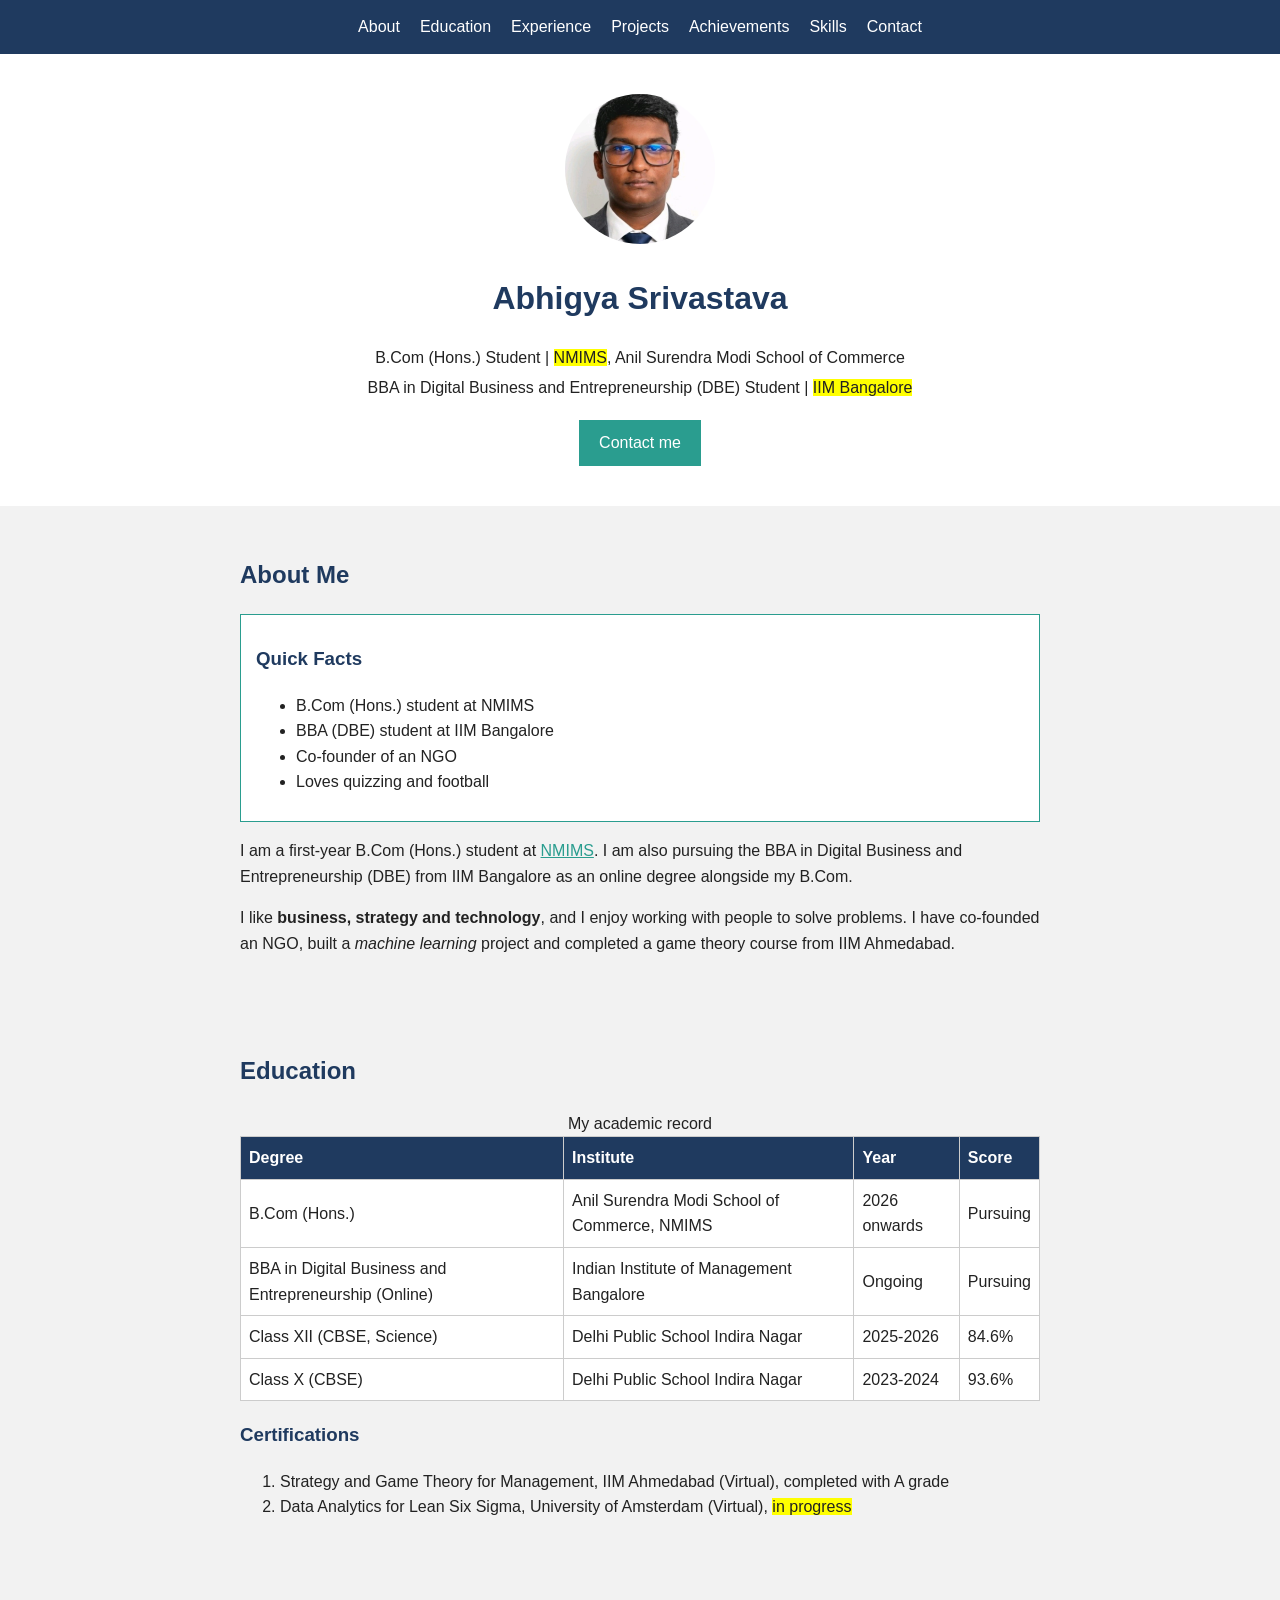
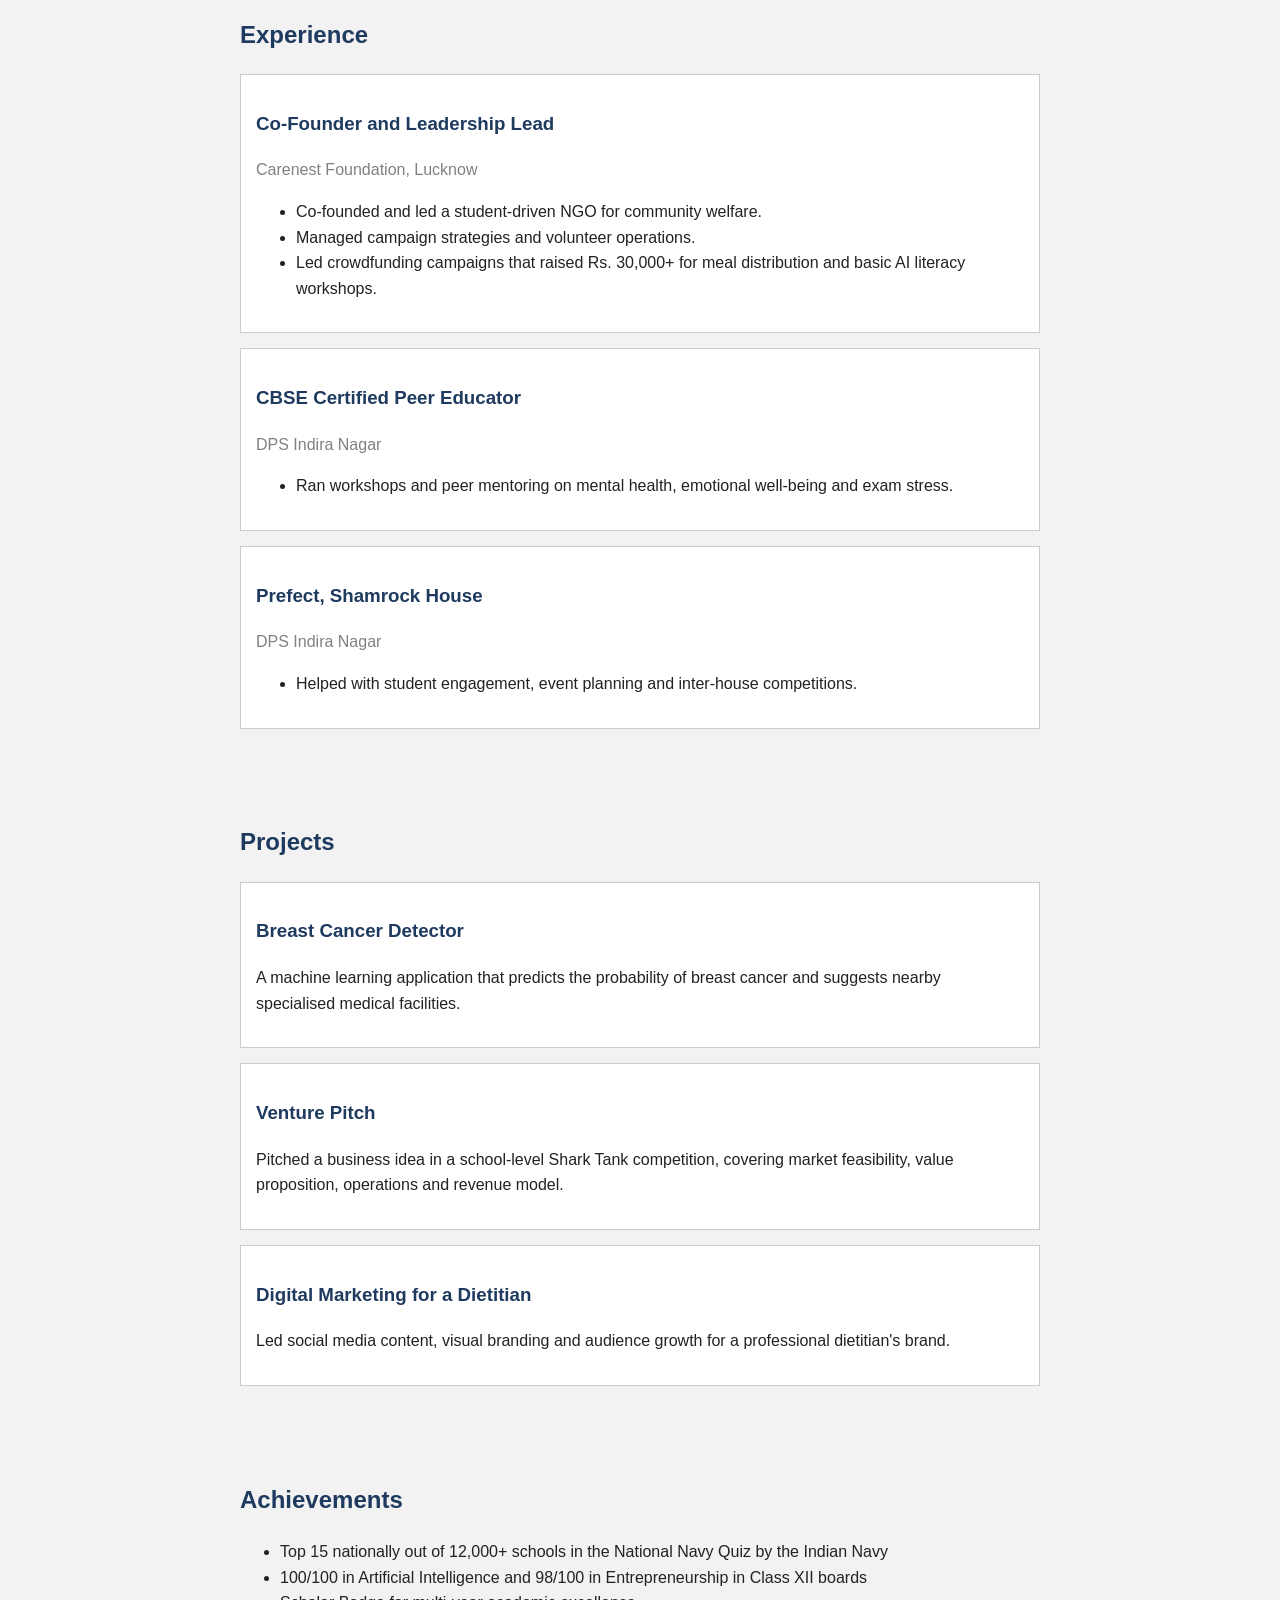
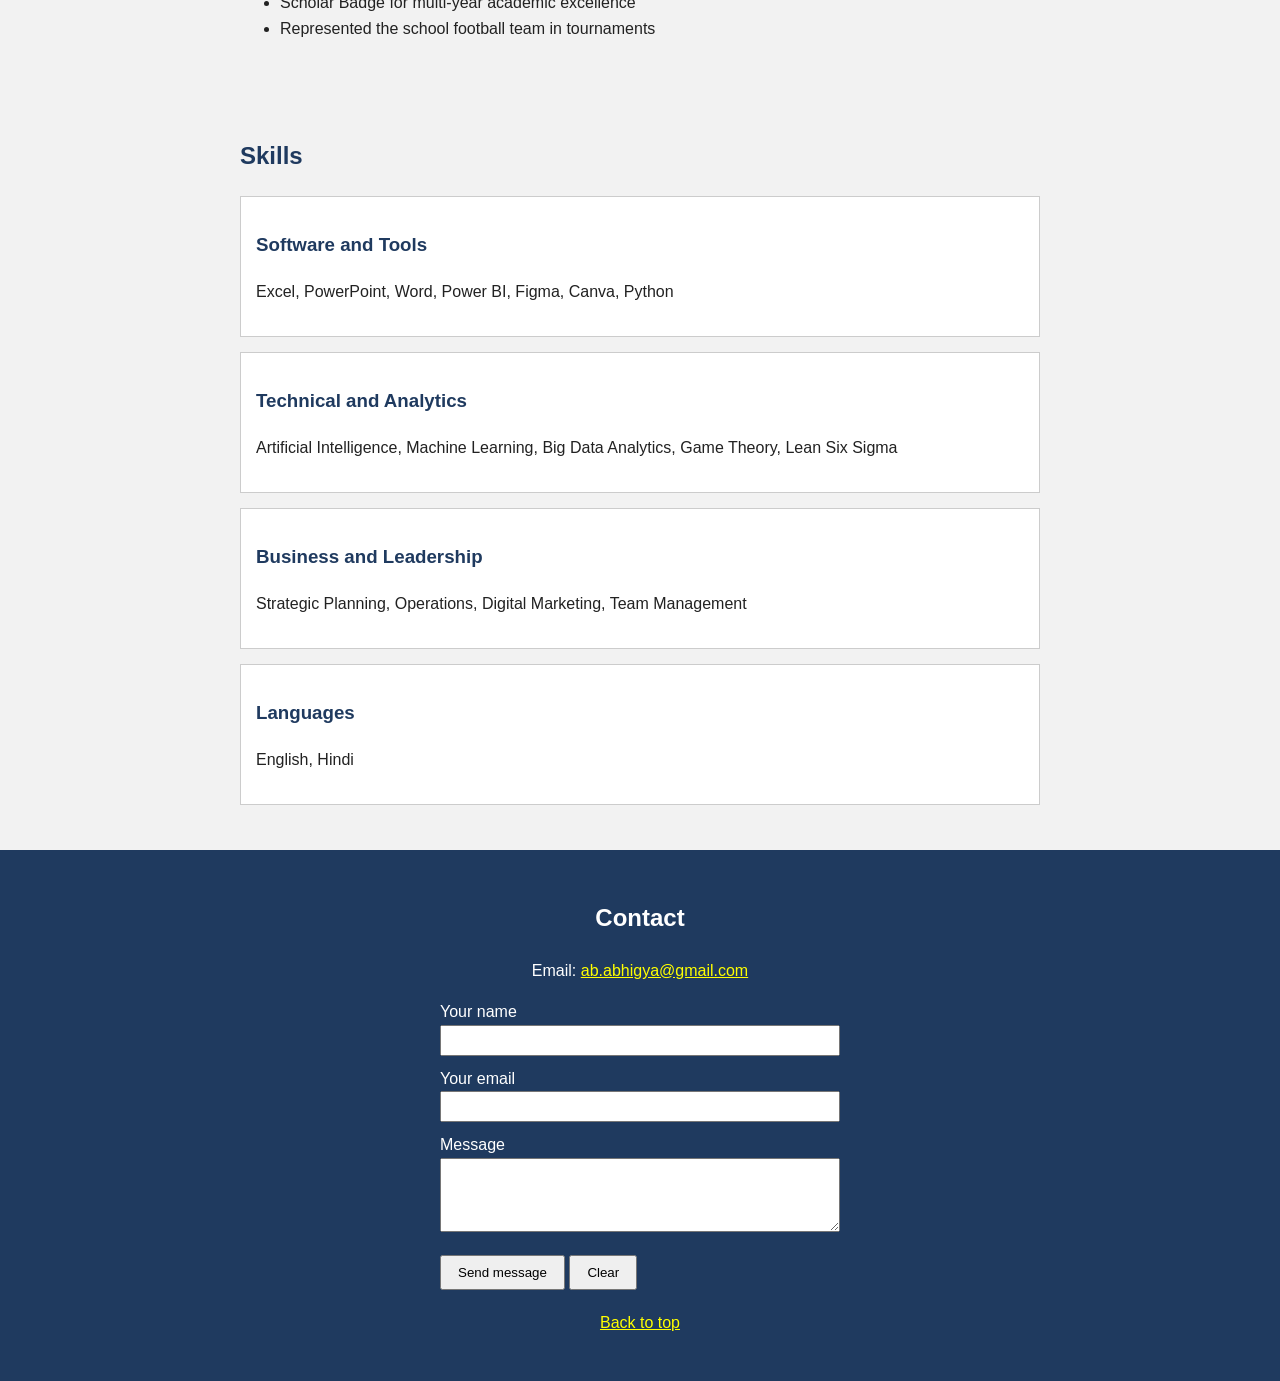
<file: index.html>
<!DOCTYPE html>
<html lang="en">
<head>
  <meta charset="UTF-8">
  <meta name="viewport" content="width=device-width, initial-scale=1">
  <title>Abhigya Srivastava | Resume</title>

  <!-- Link to my CSS file -->
  <link rel="stylesheet" href="style.css">
</head>

<body>

  <!-- Navigation bar -->
  <nav id="navbar">
    <a href="#about">About</a>
    <a href="#education">Education</a>
    <a href="#experience">Experience</a>
    <a href="#projects">Projects</a>
    <a href="#achievements">Achievements</a>
    <a href="#skills">Skills</a>
    <a href="#contact">Contact</a>
  </nav>

  <!-- Top section with photo and name -->
  <header id="top">
    <!-- The photo file must be in the same folder as this file and named photo.png -->
    <img src="photo.png" alt="Photo of Abhigya Srivastava" class="profile-photo">
    <h1>Abhigya Srivastava</h1>
    <p class="tagline">B.Com (Hons.) Student | <span class="highlight">NMIMS</span>, Anil Surendra Modi School of Commerce</p>
    <p class="tagline">BBA in Digital Business and Entrepreneurship (DBE) Student | <span class="highlight">IIM Bangalore</span></p>
    <a href="#contact" class="button">Contact me</a>
  </header>

  <main>

    <!-- About -->
    <section id="about">
      <h2>About Me</h2>

      <div class="facts">
        <h3>Quick Facts</h3>
        <ul>
          <li>B.Com (Hons.) student at NMIMS</li>
          <li>BBA (DBE) student at IIM Bangalore</li>
          <li>Co-founder of an NGO</li>
          <li>Loves quizzing and football</li>
        </ul>
      </div>

      <p>
        I am a first-year B.Com (Hons.) student at
        <a href="https://www.nmims.edu" target="_blank">NMIMS</a>.
        I am also pursuing the BBA in Digital Business and Entrepreneurship (DBE) from
        IIM Bangalore as an online degree alongside my B.Com.
      </p>
      <p>
        I like <strong>business, strategy and technology</strong>, and I enjoy working
        with people to solve problems. I have co-founded an NGO, built a
        <em>machine learning</em> project and completed a game theory course from
        IIM Ahmedabad.
      </p>
    </section>

    <!-- Education -->
    <section id="education">
      <h2>Education</h2>

      <table>
        <caption>My academic record</caption>
        <thead>
          <tr>
            <th>Degree</th>
            <th>Institute</th>
            <th>Year</th>
            <th>Score</th>
          </tr>
        </thead>
        <tbody>
          <tr>
            <td>B.Com (Hons.)</td>
            <td>Anil Surendra Modi School of Commerce, NMIMS</td>
            <td>2026 onwards</td>
            <td>Pursuing</td>
          </tr>
          <tr>
            <td>BBA in Digital Business and Entrepreneurship (Online)</td>
            <td>Indian Institute of Management Bangalore</td>
            <td>Ongoing</td>
            <td>Pursuing</td>
          </tr>
          <tr>
            <td>Class XII (CBSE, Science)</td>
            <td>Delhi Public School Indira Nagar</td>
            <td>2025-2026</td>
            <td>84.6%</td>
          </tr>
          <tr>
            <td>Class X (CBSE)</td>
            <td>Delhi Public School Indira Nagar</td>
            <td>2023-2024</td>
            <td>93.6%</td>
          </tr>
        </tbody>
      </table>

      <h3>Certifications</h3>
      <ol>
        <li>Strategy and Game Theory for Management, IIM Ahmedabad (Virtual), completed with A grade</li>
        <li>Data Analytics for Lean Six Sigma, University of Amsterdam (Virtual), <span class="highlight">in progress</span></li>
      </ol>
    </section>

    <!-- Experience -->
    <section id="experience">
      <h2>Experience</h2>

      <div class="card">
        <h3>Co-Founder and Leadership Lead</h3>
        <p class="place">Carenest Foundation, Lucknow</p>
        <ul>
          <li>Co-founded and led a student-driven NGO for community welfare.</li>
          <li>Managed campaign strategies and volunteer operations.</li>
          <li>Led crowdfunding campaigns that raised Rs. 30,000+ for meal distribution and basic AI literacy workshops.</li>
        </ul>
      </div>

      <div class="card">
        <h3>CBSE Certified Peer Educator</h3>
        <p class="place">DPS Indira Nagar</p>
        <ul>
          <li>Ran workshops and peer mentoring on mental health, emotional well-being and exam stress.</li>
        </ul>
      </div>

      <div class="card">
        <h3>Prefect, Shamrock House</h3>
        <p class="place">DPS Indira Nagar</p>
        <ul>
          <li>Helped with student engagement, event planning and inter-house competitions.</li>
        </ul>
      </div>
    </section>

    <!-- Projects -->
    <section id="projects">
      <h2>Projects</h2>

      <div class="card">
        <h3>Breast Cancer Detector</h3>
        <p>
          A machine learning application that predicts the probability of breast cancer
          and suggests nearby specialised medical facilities.
        </p>
      </div>

      <div class="card">
        <h3>Venture Pitch</h3>
        <p>
          Pitched a business idea in a school-level Shark Tank competition, covering
          market feasibility, value proposition, operations and revenue model.
        </p>
      </div>

      <div class="card">
        <h3>Digital Marketing for a Dietitian</h3>
        <p>
          Led social media content, visual branding and audience growth for a
          professional dietitian's brand.
        </p>
      </div>
    </section>

    <!-- Achievements -->
    <section id="achievements">
      <h2>Achievements</h2>
      <ul>
        <li>Top 15 nationally out of 12,000+ schools in the National Navy Quiz by the Indian Navy</li>
        <li>100/100 in Artificial Intelligence and 98/100 in Entrepreneurship in Class XII boards</li>
        <li>Scholar Badge for multi-year academic excellence</li>
        <li>Represented the school football team in tournaments</li>
      </ul>
    </section>

    <!-- Skills -->
    <section id="skills">
      <h2>Skills</h2>

      <div class="card">
        <h3>Software and Tools</h3>
        <p>Excel, PowerPoint, Word, Power BI, Figma, Canva, Python</p>
      </div>

      <div class="card">
        <h3>Technical and Analytics</h3>
        <p>Artificial Intelligence, Machine Learning, Big Data Analytics, Game Theory, Lean Six Sigma</p>
      </div>

      <div class="card">
        <h3>Business and Leadership</h3>
        <p>Strategic Planning, Operations, Digital Marketing, Team Management</p>
      </div>

      <div class="card">
        <h3>Languages</h3>
        <p>English, Hindi</p>
      </div>
    </section>

  </main>

  <!-- Contact form -->
  <footer id="contact">
    <h2>Contact</h2>
    <p>Email: <a href="mailto:ab.abhigya@gmail.com">ab.abhigya@gmail.com</a></p>

    <form action="mailto:ab.abhigya@gmail.com" method="post" enctype="text/plain">
      <label for="fullname">Your name</label>
      <input type="text" id="fullname" name="fullname" required>

      <label for="email">Your email</label>
      <input type="email" id="email" name="email" required>

      <label for="message">Message</label>
      <textarea id="message" name="message" rows="4"></textarea>

      <button type="submit">Send message</button>
      <button type="reset">Clear</button>
    </form>

    <p><a href="#top">Back to top</a></p>
  </footer>

</body>
</html>
</file>
<file: style.css>
/* Colours: dark blue #1f3a5f, teal #2a9d8f, light grey #f2f2f2 */

body {
  font-family: Arial, sans-serif;
  margin: 0;
  background-color: #f2f2f2;
  color: #222222;
  line-height: 1.6;
}

h1, h2, h3 {
  color: #1f3a5f;
}

a {
  color: #2a9d8f;
}

a:hover {
  color: #1f3a5f;
}

/* navigation bar */
#navbar {
  display: flex;
  justify-content: center;
  gap: 20px;
  padding: 14px;
  background-color: #1f3a5f;
  position: sticky;
  top: 0;
}

#navbar a {
  color: white;
  text-decoration: none;
}

#navbar a:hover {
  color: yellow;
}

/* top section */
#top {
  text-align: center;
  padding: 40px 20px;
  background-color: white;
}

.profile-photo {
  width: 150px;
  height: 150px;
  border-radius: 50%;
}

.tagline {
  margin: 4px 0;
}

.highlight {
  background-color: yellow;
}

.button {
  display: inline-block;
  margin-top: 16px;
  padding: 10px 20px;
  background-color: #2a9d8f;
  color: white;
  text-decoration: none;
}

.button:hover {
  background-color: #1f3a5f;
  color: white;
}

/* sections */
section {
  max-width: 800px;
  margin: 0 auto;
  padding: 30px 20px;
}

.card {
  background-color: white;
  padding: 15px;
  margin-bottom: 15px;
  border: 1px solid #cccccc;
}

.place {
  color: gray;
}

.facts {
  background-color: white;
  border: 1px solid #2a9d8f;
  padding: 10px 15px;
  margin-bottom: 15px;
}

/* table */
table {
  width: 100%;
  border-collapse: collapse;
  background-color: white;
}

th, td {
  border: 1px solid #cccccc;
  padding: 8px;
  text-align: left;
}

th {
  background-color: #1f3a5f;
  color: white;
}

/* contact form */
#contact {
  text-align: center;
  padding: 30px 20px;
  background-color: #1f3a5f;
  color: white;
}

#contact h2 {
  color: white;
}

#contact a {
  color: yellow;
}

form {
  max-width: 400px;
  margin: 0 auto 20px;
  text-align: left;
}

label {
  display: block;
  margin-top: 10px;
}

input, textarea {
  width: 100%;
  padding: 6px;
  box-sizing: border-box;
}

button {
  margin-top: 15px;
  padding: 8px 16px;
  cursor: pointer;
}
</file>
